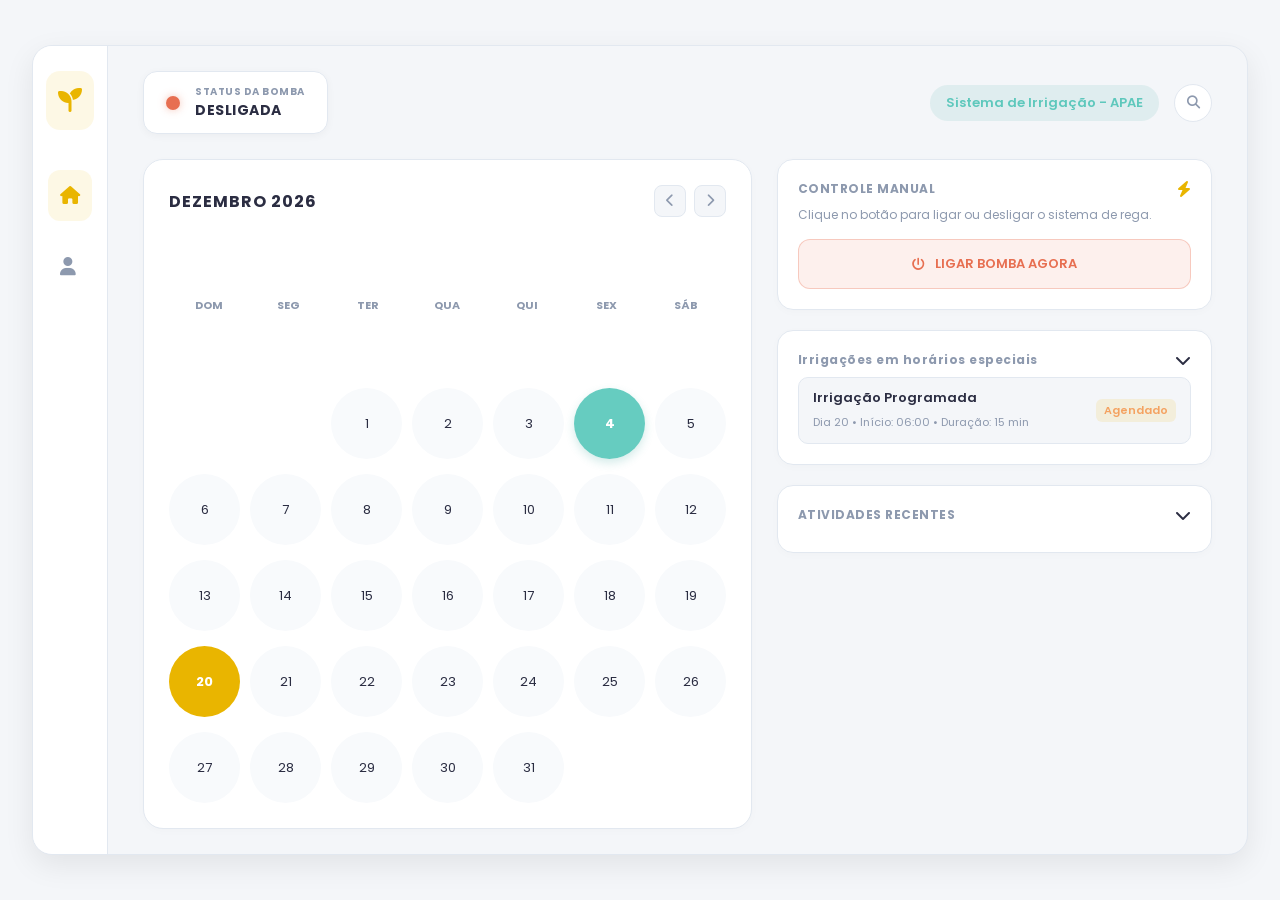
<file: Web/frontend/index.html>
<!DOCTYPE html>
<html lang="pt-BR">
<head>
    <meta charset="UTF-8">
    <meta name="viewport" content="width=device-width, initial-scale=1.0">
    <title>Irrigação APAE - Dashboard</title>
    <link rel="stylesheet" href="../frontend/css/index.css">
    <!-- FontAwesome para Ícones -->
    <link rel="stylesheet" href="https://cdnjs.cloudflare.com/ajax/libs/font-awesome/6.4.0/css/all.min.css">
    <!-- Google Fonts -->
    <link href="https://fonts.googleapis.com/css2?family=Poppins:wght@300;400;500;600;700&display=swap" rel="stylesheet">
    <link rel="icon" href="../frontend/assets/APAE-logo.jpeg">
</head>
<body>

    <div class="dashboard-container">
        <!-- SIDEBAR -->
        <aside class="sidebar">
            <div class="sidebar-logo">
                <i class="fa-solid fa-seedling"></i>
            </div>
            <nav class="sidebar-nav">
                <a href="#" class="nav-item active" title="Dashboard"><i class="fa-solid fa-house"></i></a>
                <a href="#" class="nav-item" title="Usuário"><i class="fa-solid fa-user"></i></a>
            </nav>
        </aside>

        <!-- CONTEÚDO PRINCIPAL -->
        <main class="main-content">
            <!-- CABEÇALHO -->
            <header class="top-header">
                <!-- Status da Bomba no Canto Superior Esquerdo -->
                <div class="pump-status-card" id="pumpStatusCard">
                    <div class="pump-indicator" id="pumpIndicator"></div>
                    <div class="pump-info">
                        <span class="pump-label">Status da Bomba</span>
                        <span class="pump-state" id="pumpStateText">DESLIGADA</span>
                    </div>
                </div>

                <div class="header-right">
                    <span class="user-profile">Sistema de Irrigação - APAE</span>
                    <button class="icon-btn" title="Buscar"><i class="fa-solid fa-magnifying-glass"></i></button>
                </div>
            </header>

            <!-- GRID PRINCIPAL -->
            <div class="dashboard-grid">
                
                <!-- SEÇÃO DO CALENDÁRIO -->
                <section class="calendar-section">
                    <div class="calendar-header">
                        <h2 id="monthYearDisplay">MARCH 2026</h2>
                        <div class="calendar-nav-btns">
                            <button id="prevMonth"><i class="fa-solid fa-chevron-left"></i></button>
                            <button id="nextMonth"><i class="fa-solid fa-chevron-right"></i></button>
                        </div>
                    </div>

                    <div class="weekdays-grid">
                        <span>DOM</span><span>SEG</span><span>TER</span><span>QUA</span><span>QUI</span><span>SEX</span><span>SÁB</span>
                    </div>

                    <div class="days-grid" id="daysGrid">
                        <!-- Preenchido via JavaScript -->
                    </div>
                </section>

                <!-- PAINEL LATERAL DIREITO -->
                <div class="right-panels">
                    
                    <!-- CONTROLE MANUAL DA BOMBA -->
                    <section class="panel-box control-panel">
                        <div class="panel-header-row">
                            <h3>CONTROLE MANUAL</h3>
                            <i class="fa-solid fa-bolt icon-yellow"></i>
                        </div>
                        <p class="panel-desc">Clique no botão para ligar ou desligar o sistema de rega.</p>
                        <button class="manual-toggle-btn off" id="manualToggleBtn">
                            <i class="fa-solid fa-power-off"></i>
                            <span id="manualBtnText">LIGAR BOMBA AGORA</span>
                        </button>
                    </section>

                    <!-- PRÓXIMAS REGAS (EVENTOS) -->
                    <section class="panel-box">
                        <div class="panel-header-row">
                            <h3>Irrigações em horários especiais</h3>
                            <i class="fa-solid fa-chevron-down"></i>
                        </div>
                        <div class="events-list" id="eventsList">
                            <!-- Itens injetados via JS -->
                        </div>
                    </section>

                    <!-- HISTÓRICO RECENTE -->
                    <section class="panel-box">
                        <div class="panel-header-row">
                            <h3>ATIVIDADES RECENTES</h3>
                            <i class="fa-solid fa-chevron-down"></i>
                        </div>
                        <div class="activities-list">
                            <!-- Injetado via JS -->
                        </div>
                    </section>

                </div>

            </div>
        </main>
    </div>

    <!-- MODAL PARA AGENDAR IRRIGAÇÃO -->
    <div class="modal-overlay" id="scheduleModal">
        <div class="modal-content">
            <h3>Programar Irrigação</h3>
            <form id="scheduleForm">
                <div class="form-group">
                    <label for="eventDate">Dia do Mês</label>
                    <input type="number" id="eventDate" min="1" max="31" readonly required>
                </div>
                <div class="form-group">
                    <label for="eventTime">Horário de Início</label>
                    <input type="time" id="eventTime" required>
                </div>
                <div class="form-group">
                    <label for="eventDuration">Duração (minutos)</label>
                    <input type="number" id="eventDuration" min="1" placeholder="Ex: 15" required>
                </div>
                <div class="modal-actions">
                    <button type="button" class="btn-cancel" id="closeModalBtn">Cancelar</button>
                    <button type="submit" class="btn-save">Salvar</button>
                </div>
            </form>
        </div>
    </div>

    <script src="../frontend/js/index.js"></script>
</body>
</html>
</file>
<file: Web/frontend/css/index.css>
:root {
    --bg-main: #f4f6f9;       /* Fundo geral limpo em cinza bem claro / branco */
    --bg-card: #ffffff;       /* Fundo dos cards em branco puro */
    --bg-sidebar: #ffffff;    /* Fundo da barra lateral em branco */
    --accent-yellow: #f4a261; /* Amarelo/Dourado ajustado para fundo claro (ou #e9c46a) */
    --accent-yellow-solid: #e9b500;
    --accent-green: #33bbabbf;  /* Verde folha elegante e legível no fundo claro */
    --accent-green-glow: rgba(42, 157, 143, 0.2);
    --accent-red: #e76f51;    /* Tom coral/vermelho suave */
    --text-main: #2b2d42;     /* Texto principal escuro para alto contraste */
    --text-muted: #8d99ae;    /* Texto secundário/muted */
    --border-color: #e2e8f0;  /* Bordas suaves */
}

* {
    margin: 0;
    padding: 0;
    box-sizing: border-box;
    font-family: 'Poppins', sans-serif;
}

body {
    background-color: var(--bg-main);
    color: var(--text-main);
    height: 100vh;
    display: flex;
    justify-content: center;
    align-items: center;
    overflow: hidden;
}

.dashboard-container {
    width: 95vw;
    height: 90vh;
    max-width: 1400px;
    background-color: var(--bg-main);
    border-radius: 20px;
    box-shadow: 0 10px 30px rgba(0, 0, 0, 0.08);
    display: flex;
    border: 1px solid var(--border-color);
    overflow: hidden;
}

/* SIDEBAR */
.sidebar {
    width: 75px;
    background-color: var(--bg-sidebar);
    display: flex;
    flex-direction: column;
    align-items: center;
    padding: 25px 0;
    border-right: 1px solid var(--border-color);
}

.sidebar-logo {
    font-size: 24px;
    color: var(--accent-yellow-solid);
    background: rgba(233, 181, 0, 0.1);
    padding: 12px;
    border-radius: 14px;
    margin-bottom: 40px;
}

.sidebar-nav {
    display: flex;
    flex-direction: column;
    gap: 20px;
}

.nav-item {
    color: var(--text-muted);
    font-size: 18px;
    padding: 12px;
    border-radius: 12px;
    text-decoration: none;
    transition: all 0.3s ease;
}

.nav-item:hover, .nav-item.active {
    color: var(--accent-yellow-solid);
    background-color: rgba(233, 181, 0, 0.1);
}

/* CONTEÚDO PRINCIPAL */
.main-content {
    flex: 1;
    display: flex;
    flex-direction: column;
    padding: 25px 35px;
    overflow-y: auto;
}

/* TOP HEADER & STATUS DA BOMBA */
.top-header {
    display: flex;
    justify-content: space-between;
    align-items: center;
    margin-bottom: 25px;
}

.pump-status-card {
    background-color: var(--bg-card);
    border: 1px solid var(--border-color);
    padding: 12px 22px;
    border-radius: 14px;
    display: flex;
    align-items: center;
    gap: 15px;
    box-shadow: 0 2px 8px rgba(0,0,0,0.04);
}

.pump-indicator {
    width: 14px;
    height: 14px;
    border-radius: 50%;
    background-color: var(--accent-red);
    box-shadow: 0 0 8px rgba(231, 111, 81, 0.4);
    transition: all 0.3s ease;
}

.pump-indicator.active {
    background-color: var(--accent-green);
    box-shadow: 0 0 10px var(--accent-green-glow);
}

.pump-info {
    display: flex;
    flex-direction: column;
}

.pump-label {
    font-size: 10px;
    color: var(--text-muted);
    text-transform: uppercase;
    font-weight: 700;
    letter-spacing: 0.5px;
}

.pump-state {
    font-size: 14px;
    font-weight: 700;
    letter-spacing: 0.5px;
    color: var(--text-main);
}

.header-right {
    display: flex;
    align-items: center;
    gap: 15px;
}

.user-profile {
    font-size: 13px;
    font-weight: 600;
    color: var(--accent-green);
    background: rgba(42, 157, 143, 0.1);
    padding: 8px 16px;
    border-radius: 20px;
}

.icon-btn {
    background: var(--bg-card);
    border: 1px solid var(--border-color);
    color: var(--text-muted);
    width: 38px;
    height: 38px;
    border-radius: 50%;
    cursor: pointer;
    display: flex;
    align-items: center;
    justify-content: center;
    transition: 0.2s;
}

.icon-btn:hover {
    color: var(--text-main);
    border-color: var(--accent-green);
}

/* DASHBOARD GRID */
.dashboard-grid {
    display: grid;
    grid-template-columns: 1.4fr 1fr;
    gap: 25px;
    flex: 1;
}

/* CALENDÁRIO */
.calendar-section {
    background-color: var(--bg-card);
    border: 1px solid var(--border-color);
    border-radius: 20px;
    padding: 25px;
    display: flex;
    flex-direction: column;
    justify-content: space-between;
    box-shadow: 0 2px 10px rgba(0,0,0,0.02);
}

.calendar-header {
    display: flex;
    justify-content: space-between;
    align-items: center;
    margin-bottom: 20px;
}

.calendar-header h2 {
    font-size: 16px;
    font-weight: 700;
    letter-spacing: 1px;
    color: var(--text-main);
}

.calendar-nav-btns {
    display: flex;
    gap: 8px;
}

.calendar-nav-btns button {
    background: var(--bg-main);
    border: 1px solid var(--border-color);
    color: var(--text-muted);
    width: 32px;
    height: 32px;
    border-radius: 8px;
    cursor: pointer;
    transition: 0.2s;
}

.calendar-nav-btns button:hover {
    color: var(--text-main);
    border-color: var(--accent-green);
}

.weekdays-grid {
    display: grid;
    grid-template-columns: repeat(7, 1fr);
    text-align: center;
    font-size: 11px;
    color: var(--text-muted);
    font-weight: 700;
    margin-bottom: 15px;
}

.days-grid {
    display: grid;
    grid-template-columns: repeat(7, 1fr);
    gap: 10px;
    row-gap: 15px;
}

.day-cell {
    aspect-ratio: 1;
    display: flex;
    align-items: center;
    justify-content: center;
    background-color: #f8fafc;
    border-radius: 50%;
    font-size: 13px;
    color: var(--text-main);
    cursor: pointer;
    transition: 0.2s;
    position: relative;
    border: 1px solid transparent;
}

.day-cell:hover {
    background-color: rgba(42, 157, 143, 0.1);
    border-color: var(--accent-green);
}

.day-cell.active-day {
    background-color: var(--accent-green);
    color: #ffffff;
    font-weight: 700;
    box-shadow: 0 4px 10px var(--accent-green-glow);
}

.day-cell.highlight-day {
    background-color: var(--accent-yellow-solid);
    color: #ffffff;
    font-weight: 700;
}

.calendar-footer-action {
    display: flex;
    justify-content: flex-end;
    margin-top: 15px;
}

.add-event-btn {
    background-color: var(--accent-yellow-solid);
    color: #ffffff;
    border: none;
    width: 44px;
    height: 44px;
    border-radius: 50%;
    font-size: 16px;
    cursor: pointer;
    box-shadow: 0 4px 12px rgba(233, 181, 0, 0.3);
    transition: transform 0.2s;
}

.add-event-btn:hover {
    transform: scale(1.08);
}

/* PAINEL DIREITO */
.right-panels {
    display: flex;
    flex-direction: column;
    gap: 20px;
}

.panel-box {
    background-color: var(--bg-card);
    border: 1px solid var(--border-color);
    border-radius: 16px;
    padding: 20px;
    box-shadow: 0 2px 10px rgba(0,0,0,0.02);
}

.panel-header-row {
    display: flex;
    justify-content: space-between;
    align-items: center;
    margin-bottom: 8px;
}

.panel-header-row h3 {
    font-size: 12px;
    font-weight: 700;
    letter-spacing: 0.5px;
    color: var(--text-muted);
}

.icon-yellow {
    color: var(--accent-yellow-solid);
}

.panel-desc {
    font-size: 12px;
    color: var(--text-muted);
    margin-bottom: 15px;
}

/* BOTÃO DE CONTROLE MANUAL */
.manual-toggle-btn {
    width: 100%;
    padding: 14px;
    border-radius: 12px;
    border: none;
    font-weight: 600;
    font-size: 13px;
    cursor: pointer;
    display: flex;
    align-items: center;
    justify-content: center;
    gap: 10px;
    transition: all 0.3s ease;
}

.manual-toggle-btn.off {
    background-color: rgba(231, 111, 81, 0.1);
    color: var(--accent-red);
    border: 1px solid rgba(231, 111, 81, 0.3);
}

.manual-toggle-btn.off:hover {
    background-color: rgba(231, 111, 81, 0.2);
}

.manual-toggle-btn.on {
    background-color: var(--accent-green);
    color: #ffffff;
    box-shadow: 0 4px 12px var(--accent-green-glow);
}

/* LISTA DE EVENTOS */
.events-list {
    display: flex;
    flex-direction: column;
    gap: 10px;
    max-height: 130px;
    overflow-y: auto;
}

.event-card {
    background: var(--bg-main);
    border: 1px solid var(--border-color);
    padding: 10px 14px;
    border-radius: 10px;
    display: flex;
    justify-content: space-between;
    align-items: center;
}

.event-info h4 {
    font-size: 13px;
    font-weight: 600;
    color: var(--text-main);
}

.event-info span {
    font-size: 11px;
    color: var(--text-muted);
}

.event-badge {
    background: rgba(233, 181, 0, 0.12);
    color: var(--accent-yellow);
    font-size: 11px;
    padding: 3px 8px;
    border-radius: 6px;
    font-weight: 600;
}

/* ATIVIDADES */
.activities-list {
    display: flex;
    flex-direction: column;
    gap: 12px;
}

.activity-item {
    display: flex;
    align-items: center;
    gap: 12px;
}

.activity-icon {
    font-size: 14px;
    padding: 8px;
    border-radius: 8px;
}

/* Atividade Concluída (Tons de Verde da Paleta) */
.activity-icon.completed,
.activity-icon.success {
    color: var(--accent-green);
    background: var(--accent-green-glow);
}

/* Atividade Agendada ou Alerta (Tons de Amarelo/Dourado da Paleta) */
.activity-icon.scheduled,
.activity-icon.warning {
    color: var(--accent-yellow-solid);
    background: rgba(233, 181, 0, 0.1);
}

.activity-details p {
    font-size: 12px;
    font-weight: 600;
    color: var(--text-main);
}

.activity-details span {
    font-size: 10px;
    color: var(--text-muted);
}

/* MODAL */
.modal-overlay {
    position: fixed;
    top: 0;
    left: 0;
    width: 100vw;
    height: 100vh;
    background: rgba(0, 0, 0, 0.4);
    display: flex;
    align-items: center;
    justify-content: center;
    opacity: 0;
    pointer-events: none;
    transition: 0.3s ease;
}

.modal-overlay.open {
    opacity: 1;
    pointer-events: auto;
}

.modal-content {
    background: var(--bg-card);
    border: 1px solid var(--border-color);
    padding: 25px;
    border-radius: 16px;
    width: 350px;
    box-shadow: 0 10px 30px rgba(0,0,0,0.1);
}

.modal-content h3 {
    font-size: 16px;
    margin-bottom: 20px;
    color: var(--text-main);
    font-weight: 700;
}

.form-group {
    margin-bottom: 15px;
}

.form-group label {
    display: block;
    font-size: 11px;
    color: var(--text-muted);
    margin-bottom: 5px;
    text-transform: uppercase;
    font-weight: 700;
}

.form-group input {
    width: 100%;
    padding: 10px 12px;
    background: var(--bg-main);
    border: 1px solid var(--border-color);
    border-radius: 8px;
    color: var(--text-main);
    font-size: 13px;
}

.form-group input:focus {
    border-color: var(--accent-green);
    outline: none;
}

.modal-actions {
    display: flex;
    justify-content: flex-end;
    gap: 10px;
    margin-top: 20px;
}

.btn-cancel, .btn-save {
    padding: 8px 16px;
    border-radius: 8px;
    font-size: 12px;
    font-weight: 600;
    cursor: pointer;
    border: none;
}

.btn-cancel {
    background: transparent;
    color: var(--text-muted);
}

.btn-save {
    background: var(--accent-yellow-solid);
    color: #ffffff;
}
</file>
